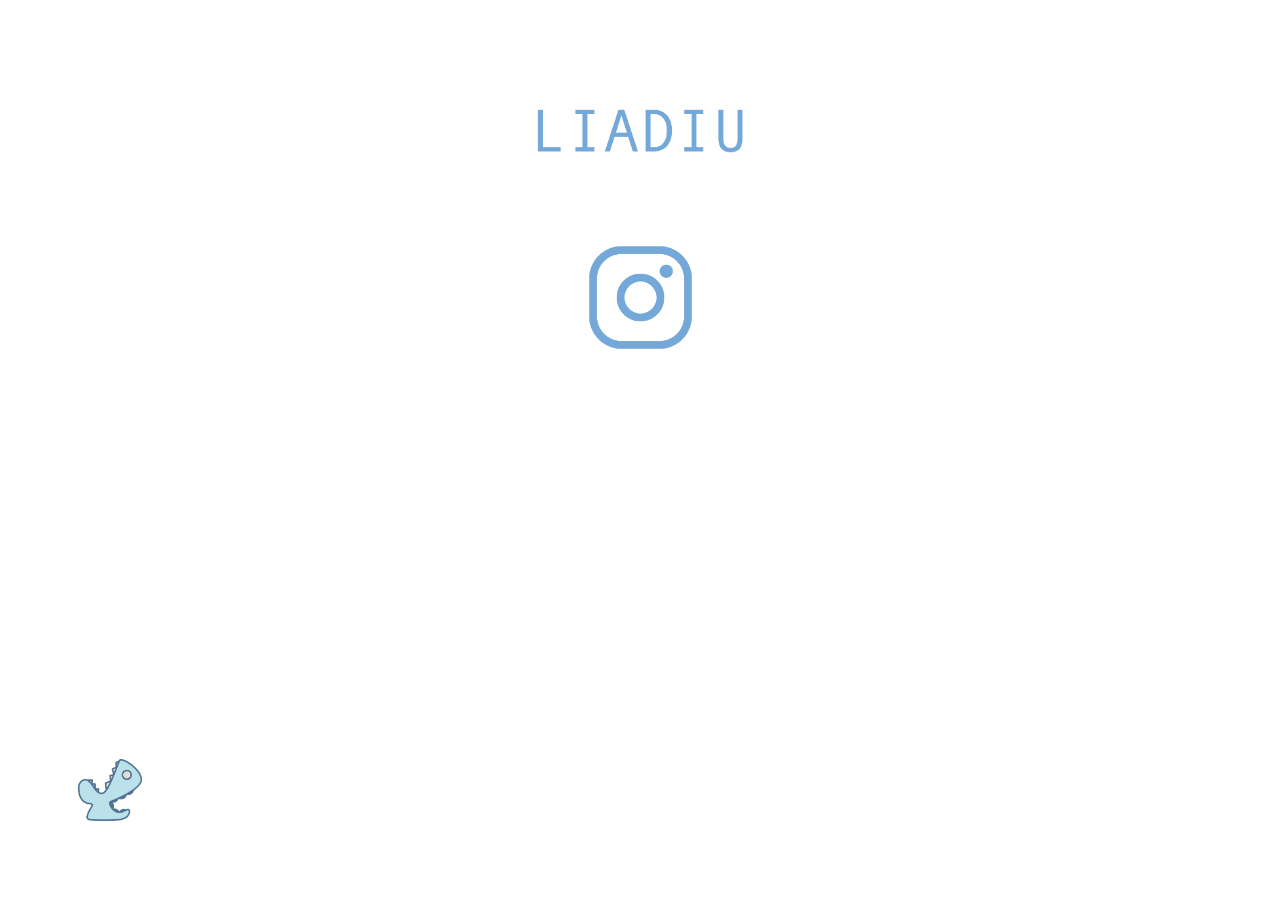
<file: call.html>
<html>
<head>
    <title> 聯絡我們</title>

</head>

<body>

    <div id="wrapper">

    <center><img src="END-05.png" width="20%"></center>

    </div>
    
   <link rel="stylesheet"href="call.css"media="screen"/>
    <!-- 浮動圖片超連結，點擊後跳轉到 https://example.com -->
        <a href="yl.html" id="floating-link">
    <!-- 圖片資源，請將 "your-image.jpg" 替換為你的圖片路徑 -->
         <img src="logo.png" alt="Floating Link">
            </a>

             <center><a href="https://www.instagram.com/lia_diu_?utm_source=ig_web_button_share_sheet&igsh=ZDNlZDc0MzIxNw==" ><img src="icon-13.png" width="15%"></a></center>
</body>

</html>
</file>
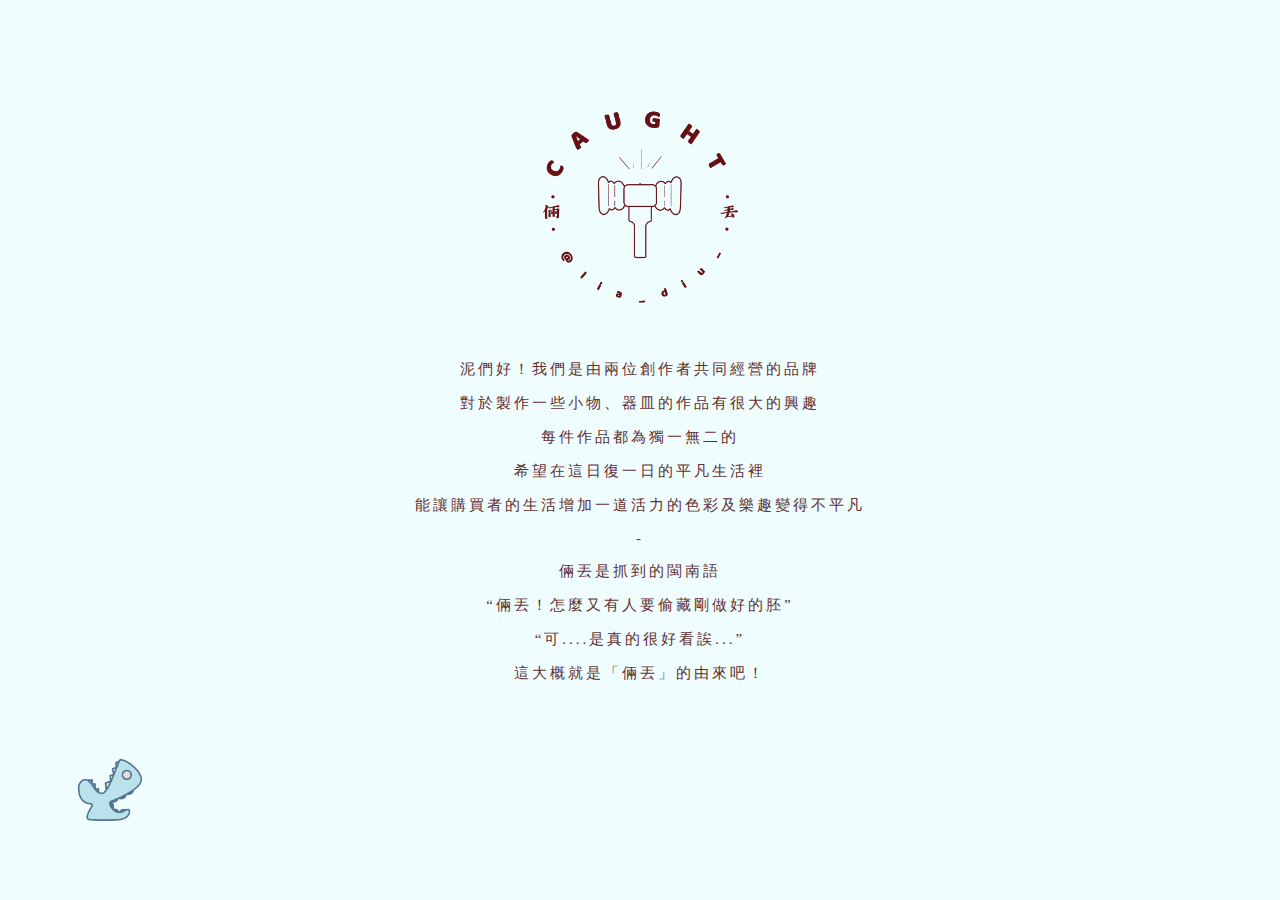
<file: LD.html>
<html>
<head>
    <title> 介紹我們</title>

</head>

<body>

    
   <link rel="stylesheet"href="LD.css"media="screen"/>
    <!-- 浮動圖片超連結，點擊後跳轉到 https://example.com -->
        <a href="index.html" id="floating-link">
    <!-- 圖片資源，請將 "your-image.jpg" 替換為你的圖片路徑 -->
         <img src="logo.png" alt="Floating Link">
            </a> 


<div = "content-L" >
<center><a href="https://www.instagram.com/lia_diu_?utm_source=ig_web_button_share_sheet&igsh=ZDNlZDc0MzIxNw=="><img src="LDLOGO.png "width="25%" ></a></center>

<div = "content-R" >

<center><p>泥們好！我們是由兩位創作者共同經營的品牌</p></center>
<center><p>對於製作一些小物、器皿的作品有很大的興趣</p></center>
<center><p>每件作品都為獨一無二的</p></center>
<center><p>希望在這日復一日的平凡生活裡</p></center>
<center><p>能讓購買者的生活增加一道活力的色彩及樂趣變得不平凡</p></center>
<center><p>-</p></center>
<center><p>倆丟是抓到的閩南語</p></center>
<center><p>“倆丟！怎麼又有人要偷藏剛做好的胚”</p></center>
<center><p>“可....是真的很好看誒...”</p></center>
<center><p>這大概就是「倆丟」的由來吧！</p></center>
<center></div>
</body>

</html>
</file>
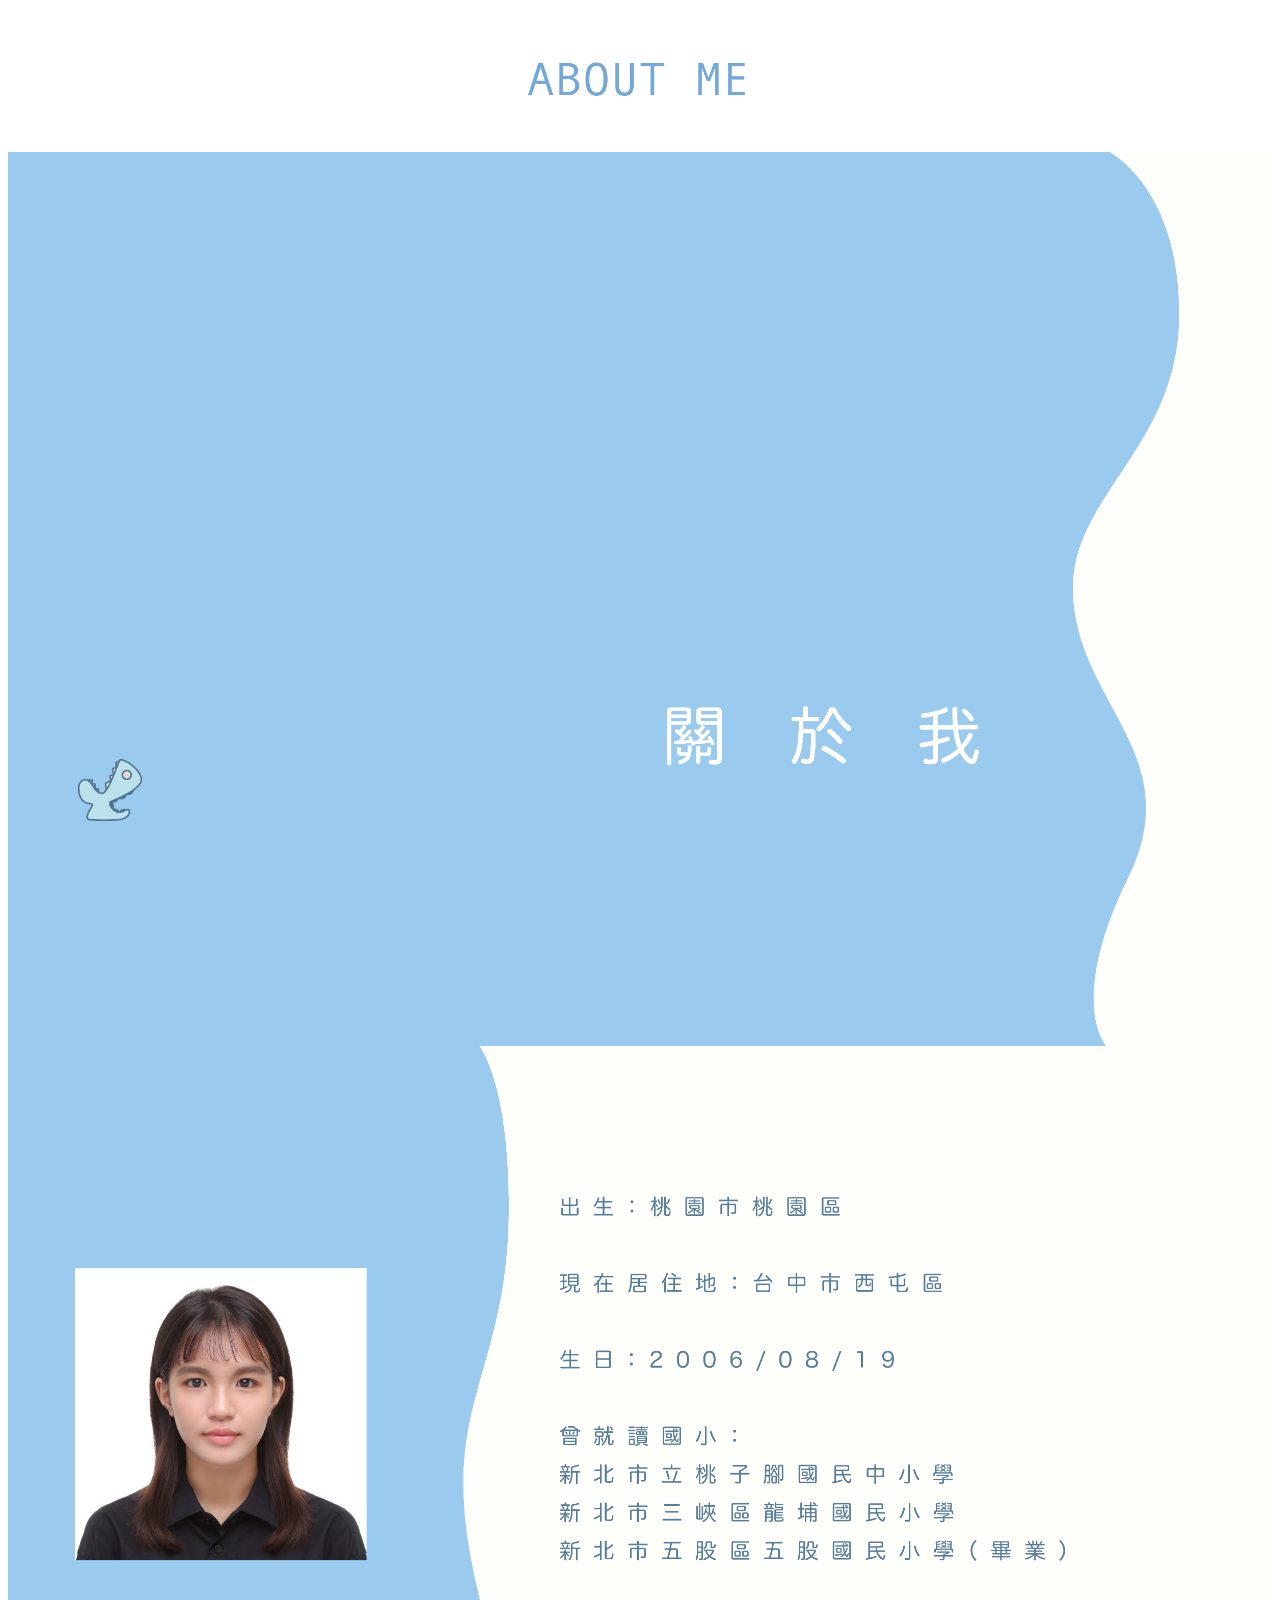
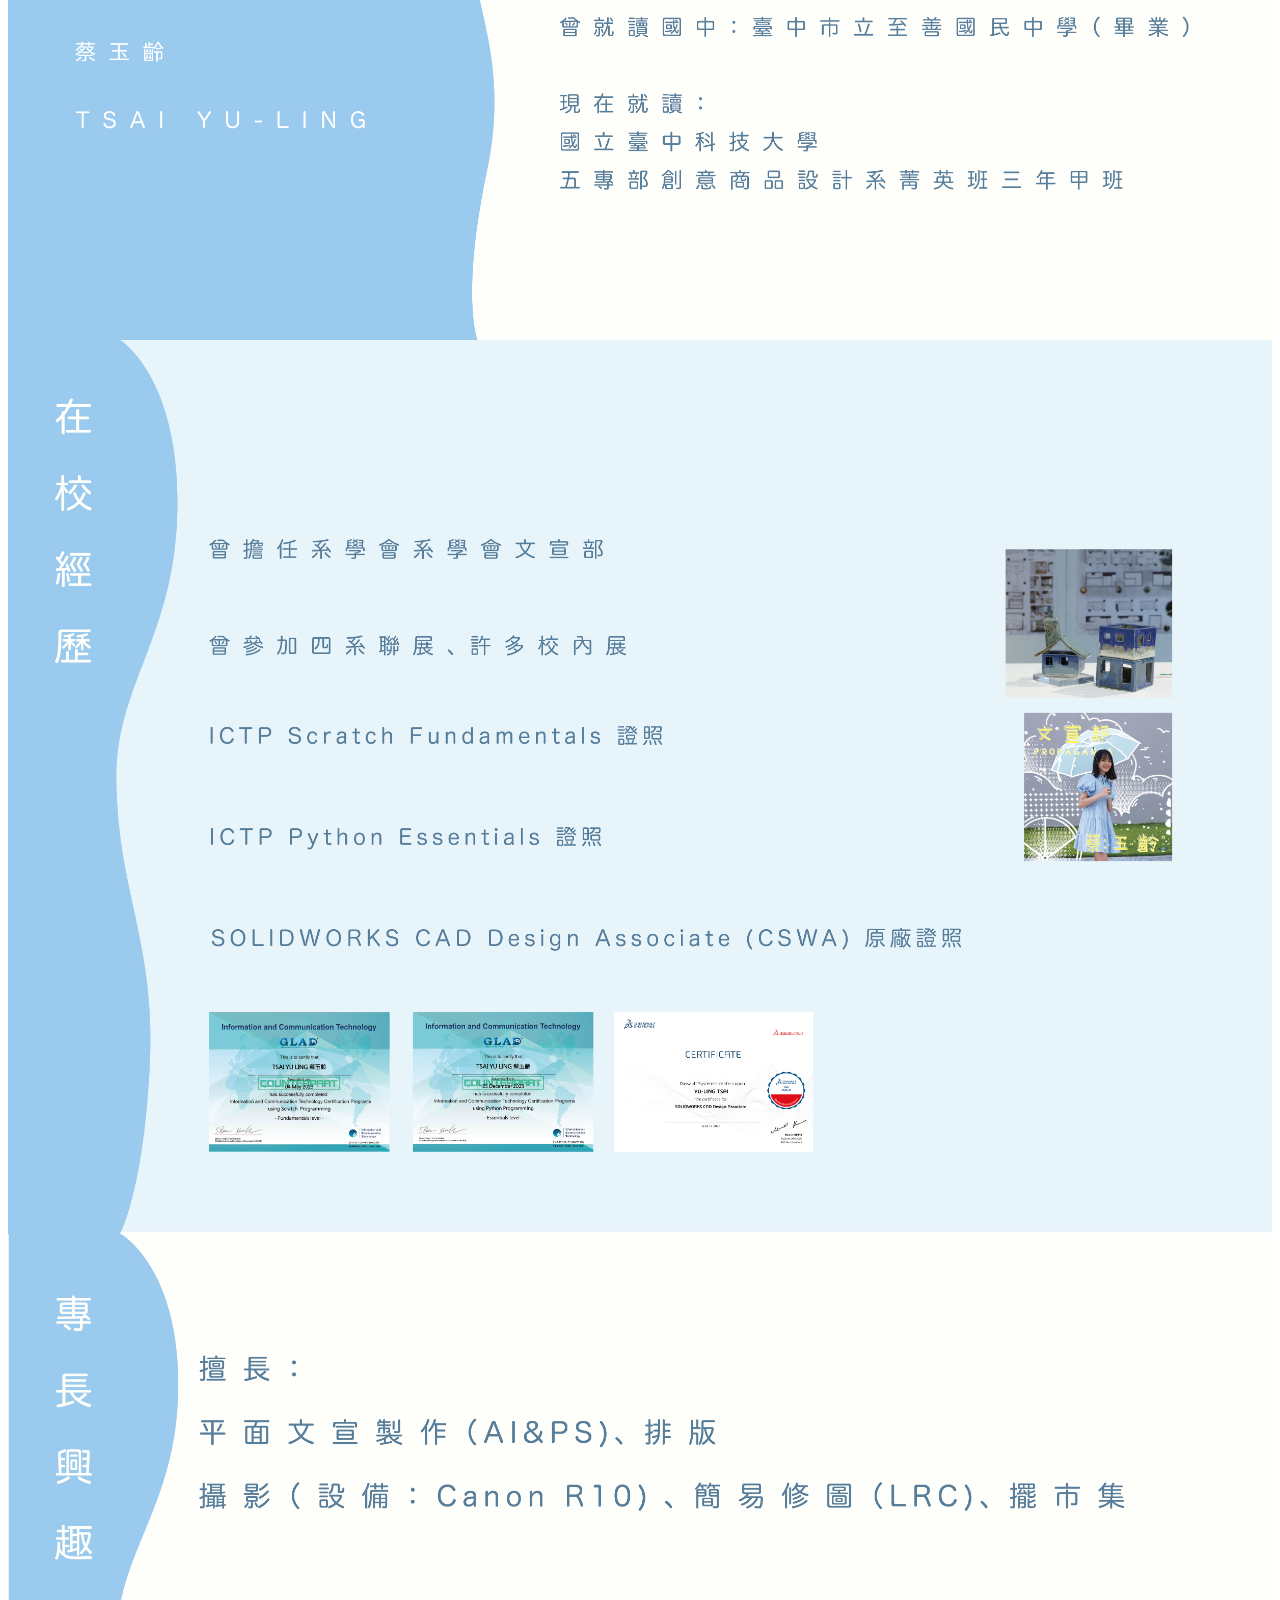
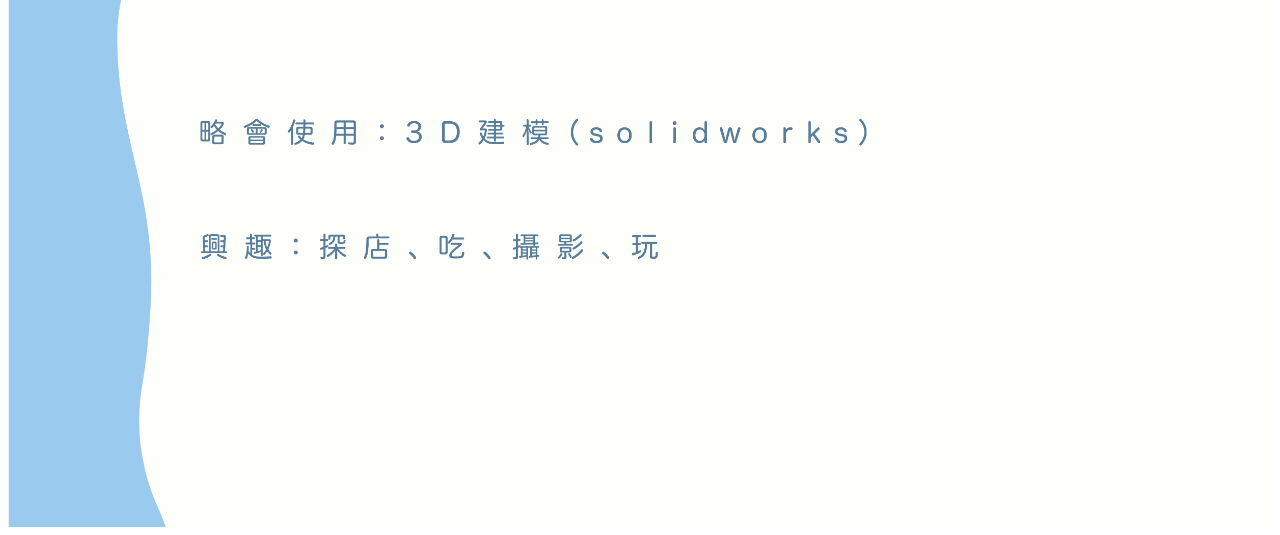
<file: me.html>
<html>
<head>
    <title> 陶藝</title>

</head>

<body>
    <div id="wrapper">

    <center><img src="ABOUT ME.png" width="20%"></center>

    </div>
   <link rel="stylesheet"href="me.css"media="screen"/>
    <!-- 浮動圖片超連結，點擊後跳轉到 https://example.com -->
        <a href="index.html" id="floating-link">
    <!-- 圖片資源，請將 "your-image.jpg" 替換為你的圖片路徑 -->
         <img src="logo.png" alt="Floating Link">
            </a>

            
            <img src="me-09.png"width="100%">
            <img src="me-06.png"width="100%">
            <img src="me-07.png"width="100%">
            <img src="me-08.png"width="100%">
           

         <button id="back-to-top" onclick="scrollToTop()"> ↑ </button>

    <script>
        // 當用戶滾動到一定距離時顯示按鈕
        window.onscroll = function() {scrollFunction()};

        function scrollFunction() {
            if (document.body.scrollTop > 20 || document.documentElement.scrollTop > 20) {
                document.getElementById("back-to-top").style.display = "block";
            } else {
                document.getElementById("back-to-top").style.display = "none";
            }
        }

        // 點擊按鈕滾動到頁面頂部
        function scrollToTop() {
            document.body.scrollTop = 0; // For Safari
            document.documentElement.scrollTop = 0; // For Chrome, Firefox, IE and Opera
        }
    </script>
</body>

</html>
</file>
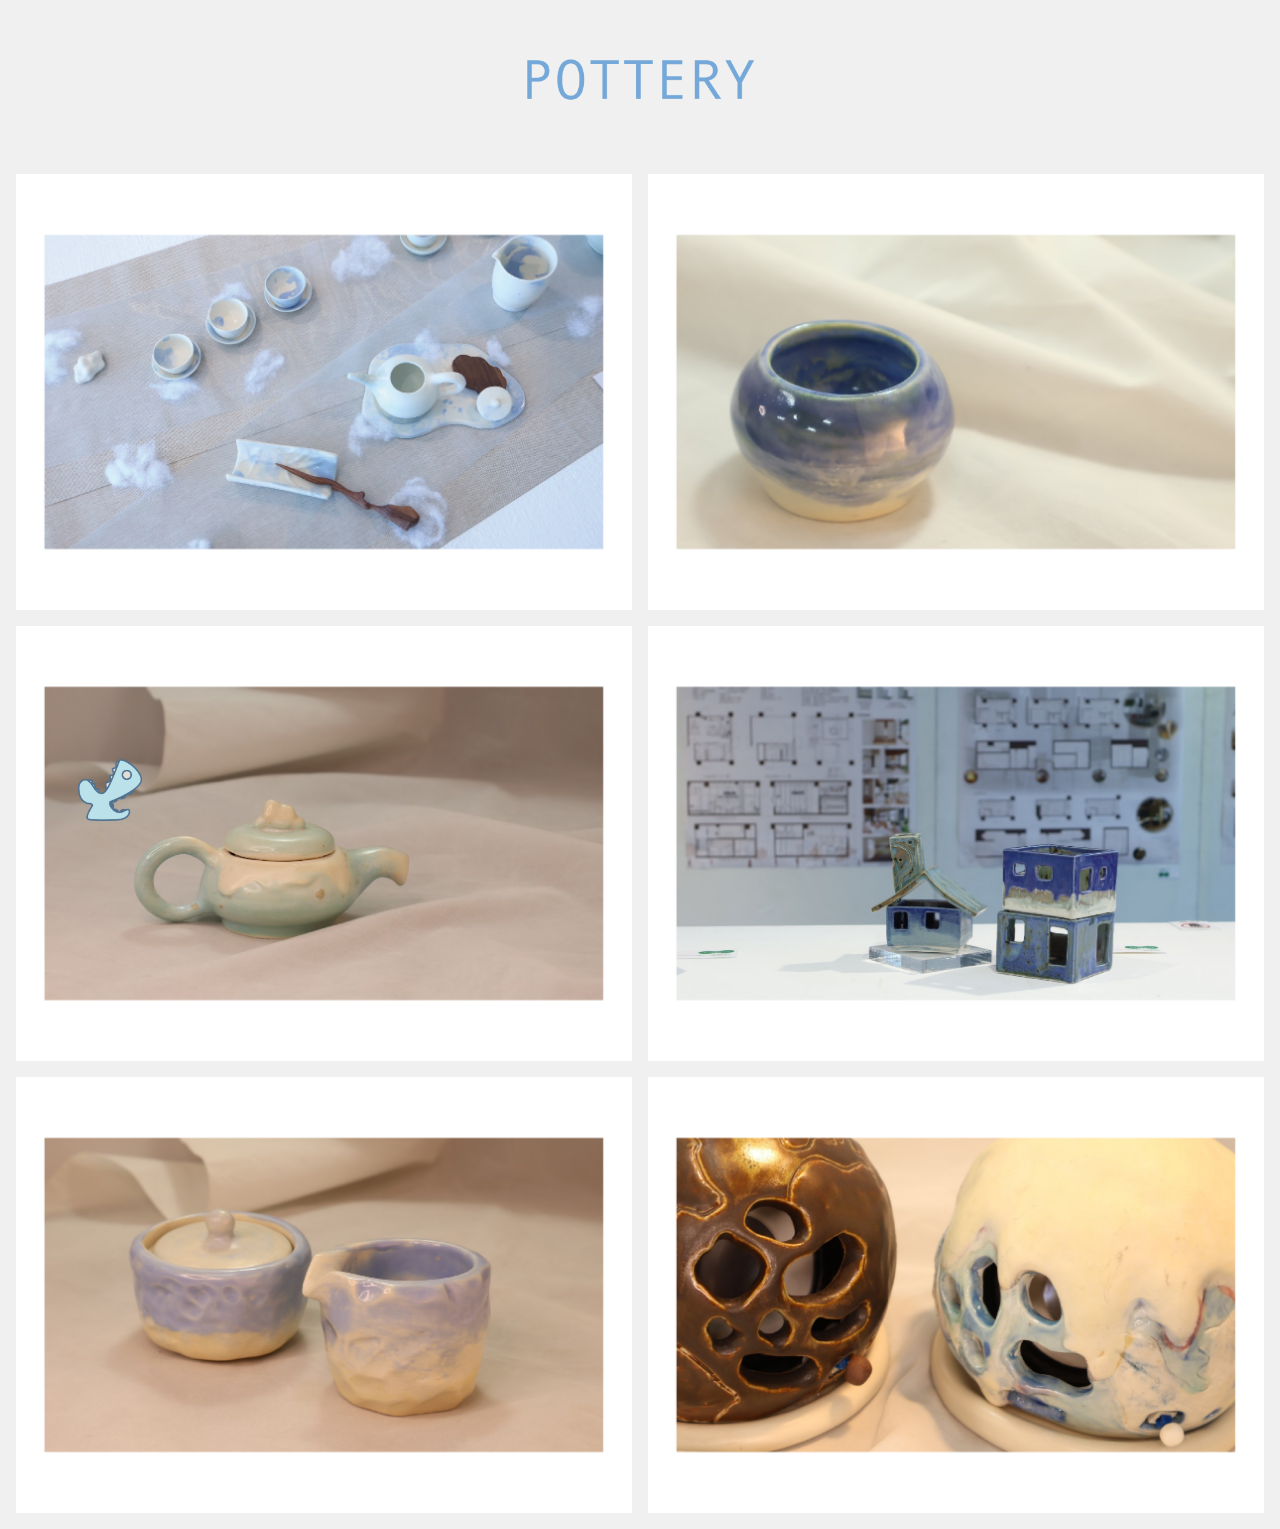
<file: pottery.html>
<html>
<head>
    <title> 陶藝</title>

</head>

<body>
    

 <div id="wrapper">

    <center><img src="END-03.png" width="20%"></center>

    </div>

   <link rel="stylesheet"href="pottery.css"media="screen"/>
    <!-- 浮動圖片超連結，點擊後跳轉到 https://example.com -->
        <a href="index.html" id="floating-link">
    <!-- 圖片資源，請將 "your-image.jpg" 替換為你的圖片路徑 -->
         <img src="logo.png" alt="Floating Link">
            </a>


    <div class="container">
        <!-- 每個grid-item代表一個圖片項 -->
        <div class="grid-item">
            <a href="#link1">
                <!-- 圖片和描述文字 -->
                <img src="pottery1.png" alt="描述一">
                <!-- 鼠標懸停時顯示的註解文字 -->
                <span class="tooltip">三上下陶藝選修期末茶具套組（參加期末陶藝成果展）</span>
            </a>
        </div>
        <div class="grid-item">
            <a href="#link2">
                <img src="pottery1-05.png" alt="描述2">
                <span class="tooltip">二下期末拉胚練習作業</span>
            </a>
        </div>
        <div class="grid-item">
            <a href="#link3">
                <img src="pottery1-06.png" alt="描述3">
                <span class="tooltip">三上選修期中作業</span>
            </a>
        </div>
         <div class="grid-item">
            <a href="#link3">
                <img src="pottery1-09.png" alt="描述3">
                <span class="tooltip">二下必修陶藝期末作業（參展校內圖書館常設展、校內四系聯展）</span>
            </a>
        </div>
         <div class="grid-item">
            <a href="#link3">
                <img src="pottery1-11.png" alt="描述3">
                <span class="tooltip">三上選修陶藝手捏功課</span>
            </a>
        </div>
         <div class="grid-item">
            <a href="#link3">
                <img src="pottery1-14.png" alt="描述3">
                <span class="tooltip">2023系展作品（參展系展）</span>
            </a>
        </div>
        
       
    <button id="back-to-top" onclick="scrollToTop()">↑</button>

    <script>
        // 當用戶滾動到一定距離時顯示按鈕
        window.onscroll = function() {scrollFunction()};

        function scrollFunction() {
            if (document.body.scrollTop > 20 || document.documentElement.scrollTop > 20) {
                document.getElementById("back-to-top").style.display = "block";
            } else {
                document.getElementById("back-to-top").style.display = "none";
            }
        }

        // 點擊按鈕滾動到頁面頂部
        function scrollToTop() {
            document.body.scrollTop = 0; // For Safari
            document.documentElement.scrollTop = 0; // For Chrome, Firefox, IE and Opera
        }
    </script>

        <!-- 可以添加更多的grid-item來放置更多的圖片 -->
    </div>



</body>

</html>
</file>
<file: call.css>
/* 為浮動連結設置樣式 */
#floating-link {
    position: fixed; /* 固定定位，確保元素相對於視窗固定 */
    bottom: -15px; /* 距離視窗底部20像素，你可以根據需要調整 */
    left: -15px;  /* 距離視窗右側20像素，你可以根據需要調整 */
    z-index: 1000; /* 設置較高的層級，確保浮動圖片在其他元素之上 */
}

/* 為浮動連結內的圖片設置樣式 */
#floating-link img {
    width: 250px;  /* 設置圖片寬度為50像素，你可以根據需要調整 */
    height: 250px; /* 設置圖片高度為50像素，你可以根據需要調整 */
    transition: transform 0.3s; /* 設置過渡效果，使變換更加平滑 */
}

/* 當滑鼠懸停在圖片上時的效果 */
#floating-link img:hover {
    transform: scale(1.5); /* 當滑鼠懸停時，圖片放大1.1倍 */
}

#wrapper{
    padding: 50px;
}



/* 設置整體頁面的字體和背景色 */
body {
    font-family: Arial, sans-serif;
    
    margin: 0;
    padding:50;
}
</file>
<file: LD.css>
/* 為浮動連結設置樣式 */
#floating-link {
    position: fixed; /* 固定定位，確保元素相對於視窗固定 */
    bottom: -15px; /* 距離視窗底部20像素，你可以根據需要調整 */
    left: -15px;  /* 距離視窗右側20像素，你可以根據需要調整 */
    z-index: 1000; /* 設置較高的層級，確保浮動圖片在其他元素之上 */
}

/* 為浮動連結內的圖片設置樣式 */
#floating-link img {
    width: 250px;  /* 設置圖片寬度為50像素，你可以根據需要調整 */
    height: 250px; /* 設置圖片高度為50像素，你可以根據需要調整 */
    transition: transform 0.3s; /* 設置過渡效果，使變換更加平滑 */
}

/* 當滑鼠懸停在圖片上時的效果 */
#floating-link img:hover {
    transform: scale(1.5); /* 當滑鼠懸停時，圖片放大1.1倍 */
}



body {
   
    margin: 50px; /* 移除默認的外邊距 */
    background-color:#F0FDFF; /* 設定背景顏色 */
    color: #613030;
    font-size: 15px;
    letter-spacing: 3px;
}
</file>
<file: me.css>
/* 為浮動連結設置樣式 */
#floating-link {
    position: fixed; /* 固定定位，確保元素相對於視窗固定 */
    bottom: -15px; /* 距離視窗底部20像素，你可以根據需要調整 */
    left: -15px;  /* 距離視窗右側20像素，你可以根據需要調整 */
    z-index: 1000; /* 設置較高的層級，確保浮動圖片在其他元素之上 */
}

/* 為浮動連結內的圖片設置樣式 */
#floating-link img {
    width: 250px;  /* 設置圖片寬度為50像素，你可以根據需要調整 */
    height: 250px; /* 設置圖片高度為50像素，你可以根據需要調整 */
    transition: transform 0.3s; /* 設置過渡效果，使變換更加平滑 */
}

/* 當滑鼠懸停在圖片上時的效果 */
#floating-link img:hover {
    transform: scale(1.5); /* 當滑鼠懸停時，圖片放大1.1倍 */
}

#wrapper{
    padding: 50px;
}

#back-to-top {
            display: none; /* 起初隱藏按鈕 */
            position: fixed;
            bottom: 30px;
            left: 50%;
            transform: translateX(-50%);
            z-index: 100;
            font-size: 18px;
            border: none;
            outline: none;
            background-color: rgba(0, 0, 0, 0);
            color: white;
            cursor: pointer;
            padding: 10px 20px;
            border-radius: 5px;
        }

        #back-to-top:hover {
            background-color: rgba(0, 0, 0, 0.7);
        }
</file>
<file: pottery.css>
/* 為浮動連結設置樣式 */
#floating-link {
    position: fixed; /* 固定定位，確保元素相對於視窗固定 */
    bottom: -15px; /* 距離視窗底部20像素，你可以根據需要調整 */
    left: -15px;  /* 距離視窗右側20像素，你可以根據需要調整 */
    z-index: 1000; /* 設置較高的層級，確保浮動圖片在其他元素之上 */
}

/* 為浮動連結內的圖片設置樣式 */
#floating-link img {
    width: 250px;  /* 設置圖片寬度為50像素，你可以根據需要調整 */
    height: 250px; /* 設置圖片高度為50像素，你可以根據需要調整 */
    transition: transform 0.3s; /* 設置過渡效果，使變換更加平滑 */
}

/* 當滑鼠懸停在圖片上時的效果 */
#floating-link img:hover {
    transform: scale(1.5); /* 當滑鼠懸停時，圖片放大1.1倍 */
}
#wrapper{
    padding: 50px;
}

/* 設置整體頁面的字體和背景色 */
body {
    font-family: Arial, sans-serif;
    background-color: #f0f0f0;
    margin: 0;
    padding: 0;
}

/* 設置容器的網格布局 */
.container {
    display: grid;
    grid-template-columns: repeat(auto-fit, minmax(500px, 1fr)); /* 自適應列數，最小寬度300px */
    gap: 16px; /* 每個項目之間的間隙 */
    padding: 16px; /* 容器的內邊距 */
}

/* 設置每個網格項目的位置和溢出處理 */
.grid-item {
    position: relative; /* 為了能夠定位內部的註解文字 */
    overflow: hidden; /* 隱藏溢出的部分 */
}

/* 設置圖片的寬度和高度 */
.grid-item img {
    width: 100%; /* 圖片寬度設為100%，以適應父容器 */
    height: auto; /* 高度自動調整 */
    display: block; /* 消除圖片底部的空白間隙 */
}

/* 設置註解文字的位置和樣式 */
.grid-item .tooltip {
    position: absolute; /* 絕對定位 */
    bottom: 8px; /* 距離底部8px */
    left: 8px; /* 距離左側8px */
    background-color: #81BCD5; /* 半透明的黑色背景 */
    color: #fff; /* 白色文字 */
    padding: 4px 8px; /* 內邊距 */
    border-radius: 4px; /* 圓角邊框 */
    display: none; /* 默認隱藏 */
}

/* 當鼠標懸停在鏈接上時顯示註解文字 */
.grid-item a:hover .tooltip {
    display: block; /* 顯示註解文字 */
}

#back-to-top {
            display: none; /* 起初隱藏按鈕 */
            position: fixed;
            bottom: 30px;
            left: 50%;
            transform: translateX(-50%);
            z-index: 100;
            font-size: 18px;
            border: none;
            outline: none;
            background-color: rgba(0, 0, 0, 0);
            color: white;
            cursor: pointer;
            padding: 10px 20px;
            border-radius: 5px;
        }

        #back-to-top:hover {
            background-color: rgba(0, 0, 0, 0.7);
        }
</file>
